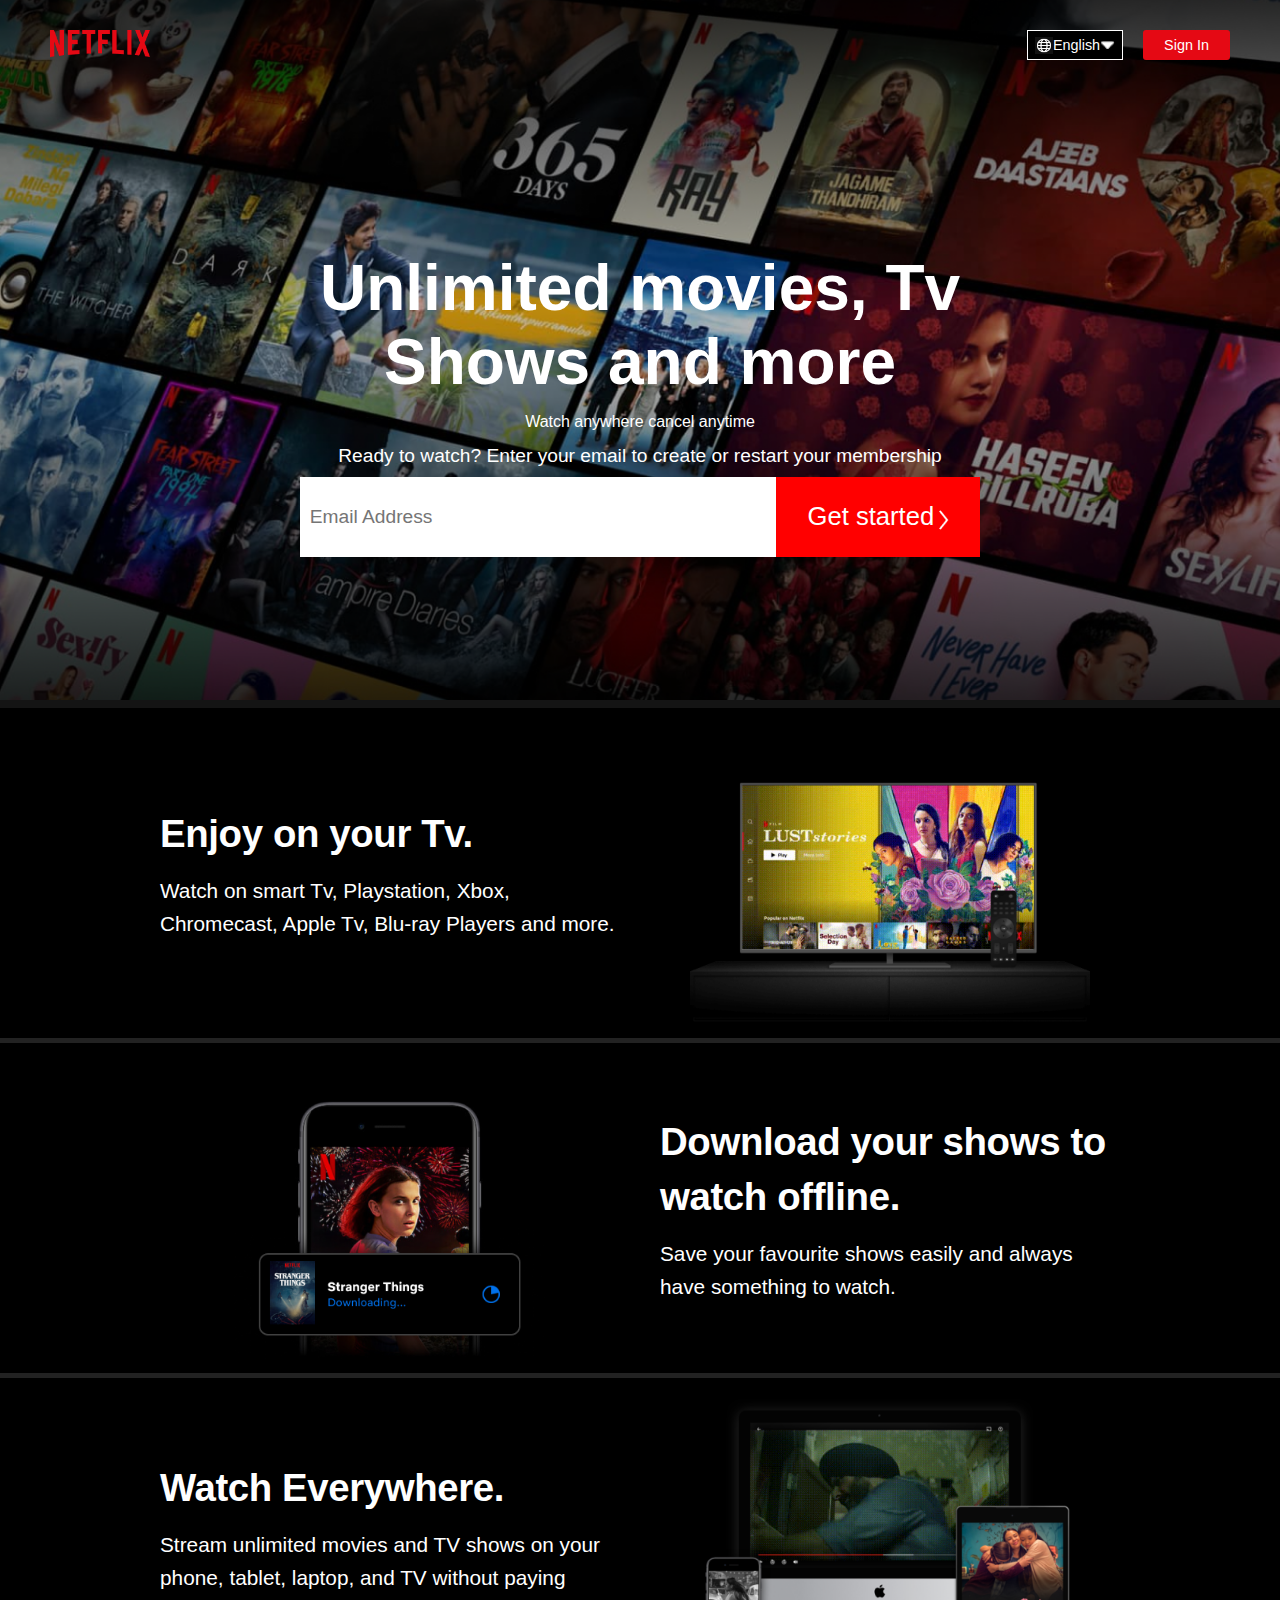
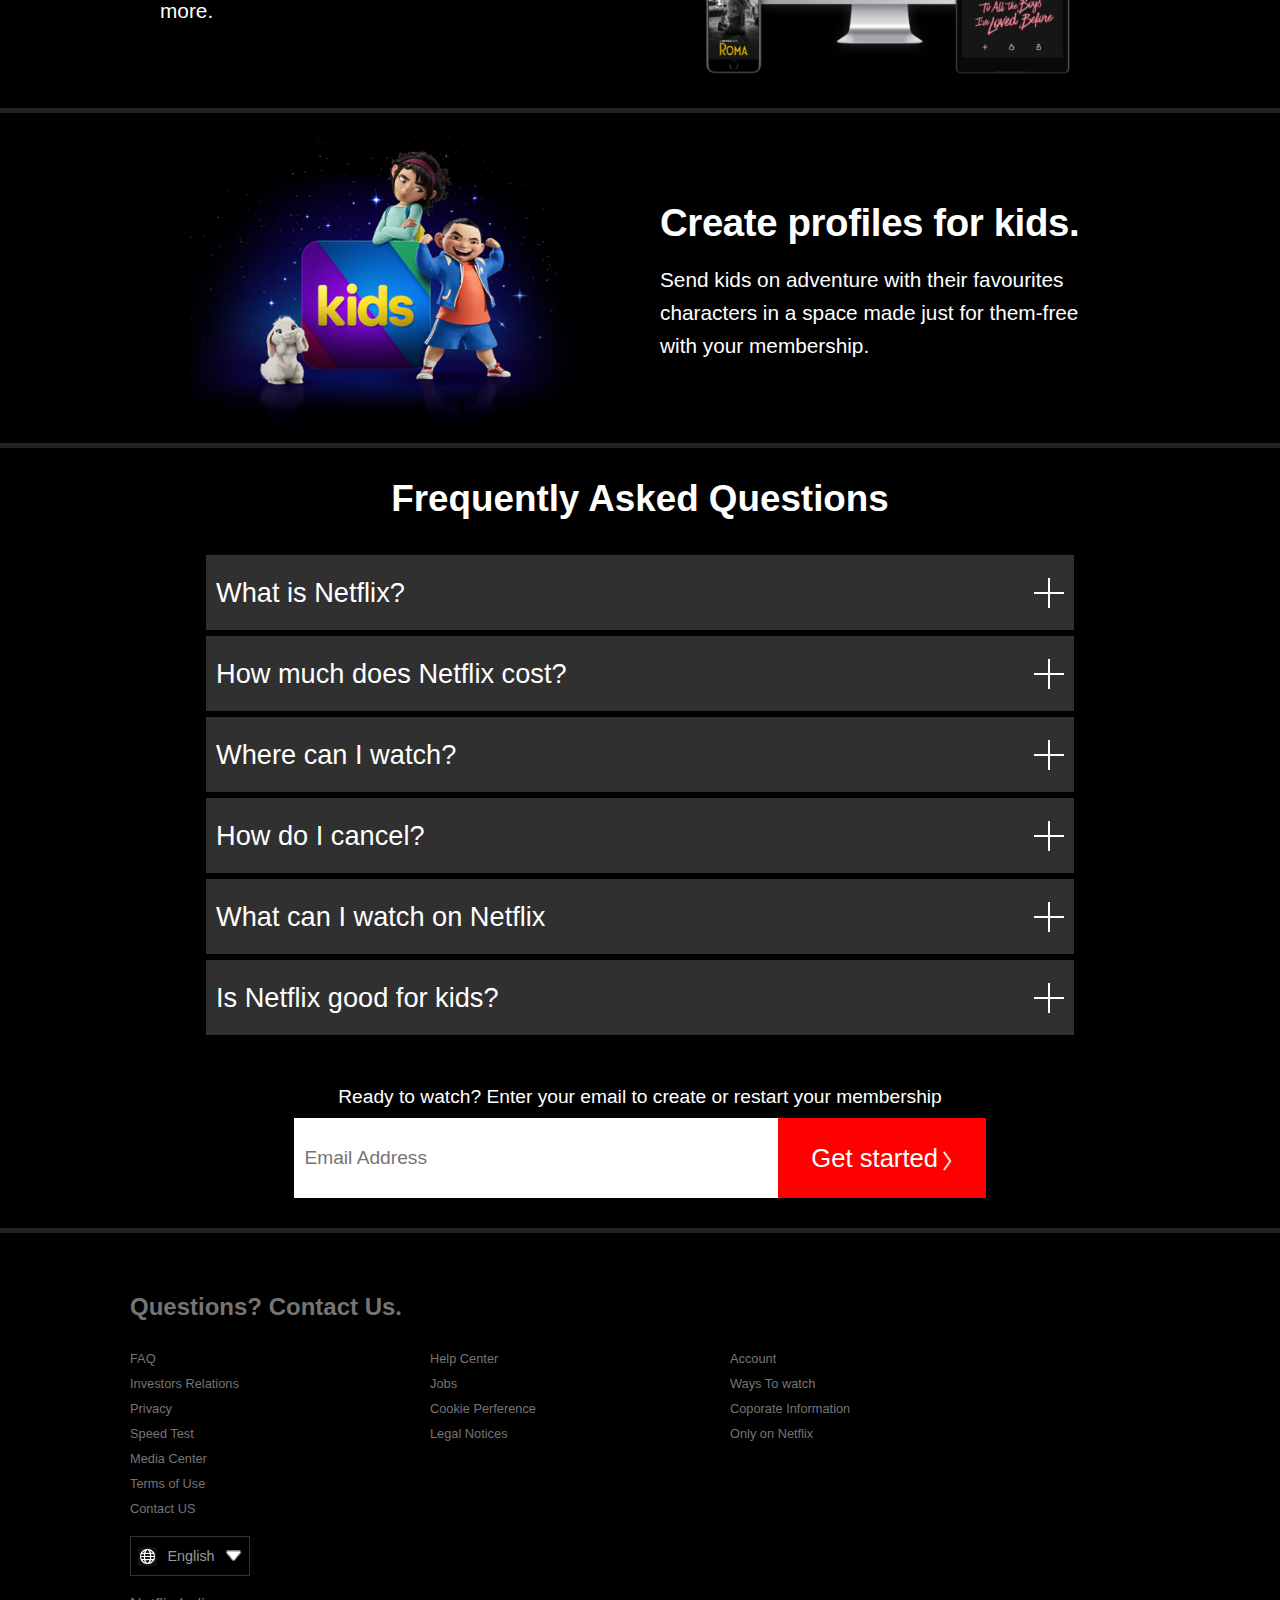
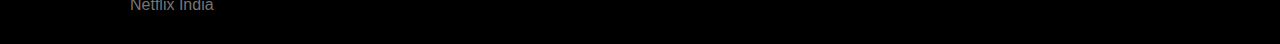
<file: index.html>
<!DOCTYPE html>
<html lang="en">
  <head>
    <meta charset="UTF-8" />
    <meta http-equiv="X-UA-Compatible" content="IE=edge" />
    <meta name="viewport" content="width=device-width, initial-scale=1.0" />
    <title>APP</title>
    <link rel="stylesheet" href="/CSS/index.css" />
    <!-- <link rel="icon" type="image/x-icon" href="/images/favicon.png"> -->
  </head>
  <body>
    <header>
      <!-- Nav start -->
      <nav>
        <figure class="netflix-logo">
          <img src="/Images/Fill-14.png" alt="Netflix log" />
        </figure>
        <div class="world-icon-lang-wrapper">
          <figure class="world-icon">
            <img src="/Images/icons8-geography-30.png" />
          </figure>
          <span class="lang">English</span>
          <figure class="down-arrow">
            <img src="/Images/down-arrow.png" alt="world icon logo" />
          </figure>
        </div>
        <a href="login.html">
          <button class="sign-in-btn">Sign In</button>
        </a>
      </nav>
      <!-- Nav end -->
      <h1 id="unlimited-movies">
        Unlimited movies, Tv
        <div>Shows and more</div>
      </h1>
      <p class="watch-anywhere">Watch anywhere cancel anytime</p>
      <div class="membership-label-input-wrapper">
        <label for="email"
          >Ready to watch? Enter your email to create or restart your
          membership</label
        >
        <div class="input-get-started-wrapper">
          <input type="text" name="email" placeholder="Email Address" />
          <a href="login.html" class="get-started">
            Get started
            <figure class="side-arrow">
              <img src="/Images/side-arrow.png" alt="side arrow" />
            </figure>
          </a>
        </div>
      </div>
    </header>
    <!-- Head End -->

    <!--  Main section start -->
    <div class="main-section">
      <!-- 1 -->
      <div class="text-image-advert-wrapper">
        <div>
          <h2>Enjoy on your Tv.</h2>
          <p class="watch-smart-tv-text">
            Watch on smart Tv, Playstation, Xbox, Chromecast, Apple Tv, Blu-ray
            Players and more.
          </p>
        </div>
        <div>
          <figure class="image">
            <img src="/Images/Frame 6.png" alt="" />
          </figure>
        </div>
      </div>
      <!-- 2 -->
      <div class="text-image-advert-wrapper">
        <div class="left-image">
          <figure class="image">
            <img src="/Images/Stanger-things.png" alt="" />
          </figure>
        </div>
        <div>
          <h2 class="right-text">Download your shows to watch offline.</h2>
          <p class="right-text">
            Save your favourite shows easily and always have something to watch.
          </p>
        </div>
      </div>
      <!-- 3 -->
      <div class="text-image-advert-wrapper">
        <div>
          <h2>Watch Everywhere.</h2>
          <p>
            Stream unlimited movies and TV shows on your phone, tablet, laptop,
            and TV without paying more.
          </p>
        </div>
        <div>
          <figure class="image">
            <img src="/Images/IndianManBig.PNG" alt="" />
          </figure>
        </div>
      </div>
      <!-- 4 -->
      <div class="text-image-advert-wrapper">
        <div class="left-image">
          <figure class="image">
            <img src="/Images/kids.png" alt="" />
          </figure>
        </div>
        <div>
          <h2 class="right-text">Create profiles for kids.</h2>
          <p class="right-text">
            Send kids on adventure with their favourites characters in a space
            made just for them-free with your membership.
          </p>
        </div>
      </div>
    </div>

    <!-- Frequently asked questions -->
    <div class="frequent-questions-wrapper">
      <h2>Frequently Asked Questions</h2>
      <ul class="list-of-questions">
        <li>
          <div class="question">
            <span>What is Netflix?</span>
            <span class="plus"> <span></span> </span>
          </div>
          <div class="answer">
            <p>
              Netflix is a streaming service that offers a wide variety of
              award-winning TV shows, movies, anime, documentaries, and more on
              thousands of internet-connected devices.
            </p>
            <p>
              You can watch as much as you want, whenever you want without a
              single commercial – all for one low monthly price. There's always
              something new to discover and new TV shows and movies are added
              every week!
            </p>
          </div>
        </li>
        <li>
          <div class="question">
            <span>How much does Netflix cost?</span>
            <span class="plus"> <span></span> </span>
          </div>
          <div class="answer">
            <p>
              Watch Netflix on your smartphone, tablet, Smart TV, laptop, or
              streaming device, all for one fixed monthly fee. Plans range from
              ₦1,200 to ₦4,400 a month. No extra costs, no contracts.
            </p>
          </div>
        </li>
        <li>
          <div class="question">
            <span>Where can I watch?</span>
            <span class="plus"> <span></span> </span>
          </div>
          <div class="answer">
            <p>
              Watch anywhere, anytime. Sign in with your Netflix account to
              watch instantly on the web at netflix.com from your personal
              computer or on any internet-connected device that offers the
              Netflix app, including smart TVs, smartphones, tablets, streaming
              media players and game consoles.
            </p>
            <p>
              You can also download your favorite shows with the iOS, Android,
              or Windows 10 app. Use downloads to watch while you're on the go
              and without an internet connection. Take Netflix with you
              anywhere.
            </p>
          </div>
        </li>
        <li>
          <div class="question">
            <span>How do I cancel?</span>
            <span class="plus"> <span></span> </span>
          </div>
          <div class="answer">
            <p>
              Netflix is flexible. There are no pesky contracts and no
              commitments. You can easily cancel your account online in two
              clicks. There are no cancellation fees – start or stop your
              account anytime.
            </p>
          </div>
        </li>
        <li>
          <div class="question">
            <span>What can I watch on Netflix</span>
            <span class="plus"> <span></span> </span>
          </div>
          <div class="answer">
            <p>
              Netflix has an extensive library of feature films, documentaries,
              TV shows, anime, award-winning Netflix originals, and more. Watch
              as much as you want, anytime you want.
            </p>
          </div>
        </li>
        <li>
          <div class="question">
            <span>Is Netflix good for kids?</span>
            <span class="plus"> <span></span> </span>
          </div>
          <div class="answer">
            <p>
              The Netflix Kids experience is included in your membership to give
              parents control while kids enjoy family-friendly TV shows and
              movies in their own space.
            </p>
            <p>
              Kids profiles come with PIN-protected parental controls that let
              you restrict the maturity rating of content kids can watch and
              block specific titles you don’t want kids to see.
            </p>
          </div>
        </li>
      </ul>
    </div>

    <!-- Read to watch? -->
    <div class="membership-label-input-wrapper gray-bottom-border">
      <label for="email"
        >Ready to watch? Enter your email to create or restart your
        membership</label
      >
      <div class="input-get-started-wrapper">
        <input type="text" name="email" placeholder="Email Address" />
        <a href="login.html" class="get-started">
          Get started
          <figure class="side-arrow">
            <img src="/Images/side-arrow.png" alt="side arrow" />
          </figure>
        </a>
      </div>
    </div>
    <!-- Footer -->
    <footer>
      <h2>Questions? Contact Us.</h2>
      <div class="footer-links-container">
        <!-- 1 -->
        <ul>
          <li>FAQ</li>
          <li>Investors Relations</li>
          <li>Privacy</li>
          <li>Speed Test</li>
        </ul>
        <!-- 2 -->
        <ul>
          <li>Help Center</li>
          <li>Jobs</li>
          <li>Cookie Perference</li>
          <li>Legal Notices</li>
        </ul>
        <!-- 3 -->
        <ul>
          <li>Account</li>
          <li>Ways To watch</li>
          <li>Coporate Information</li>
          <li>Only on Netflix</li>
        </ul>
        <!-- 4 -->
        <ul>
          <li>Media Center</li>
          <li>Terms of Use</li>
          <li>Contact US</li>
        </ul>
      </div>
      <!-- world-icon -->
      <div class="world-icon-lang-wrapper footer">
        <figure class="world-icon">
          <img src="/Images/icons8-geography-30.png" />
        </figure>
        <span class="lang">English</span>
        <figure class="down-arrow">
          <img src="/Images/down-arrow.png" alt="world icon logo" />
        </figure>
      </div>

      <div>Netflix India</div>
    </footer>
    <script src="/JS/script.js"></script>
  </body>
</html>
</file>
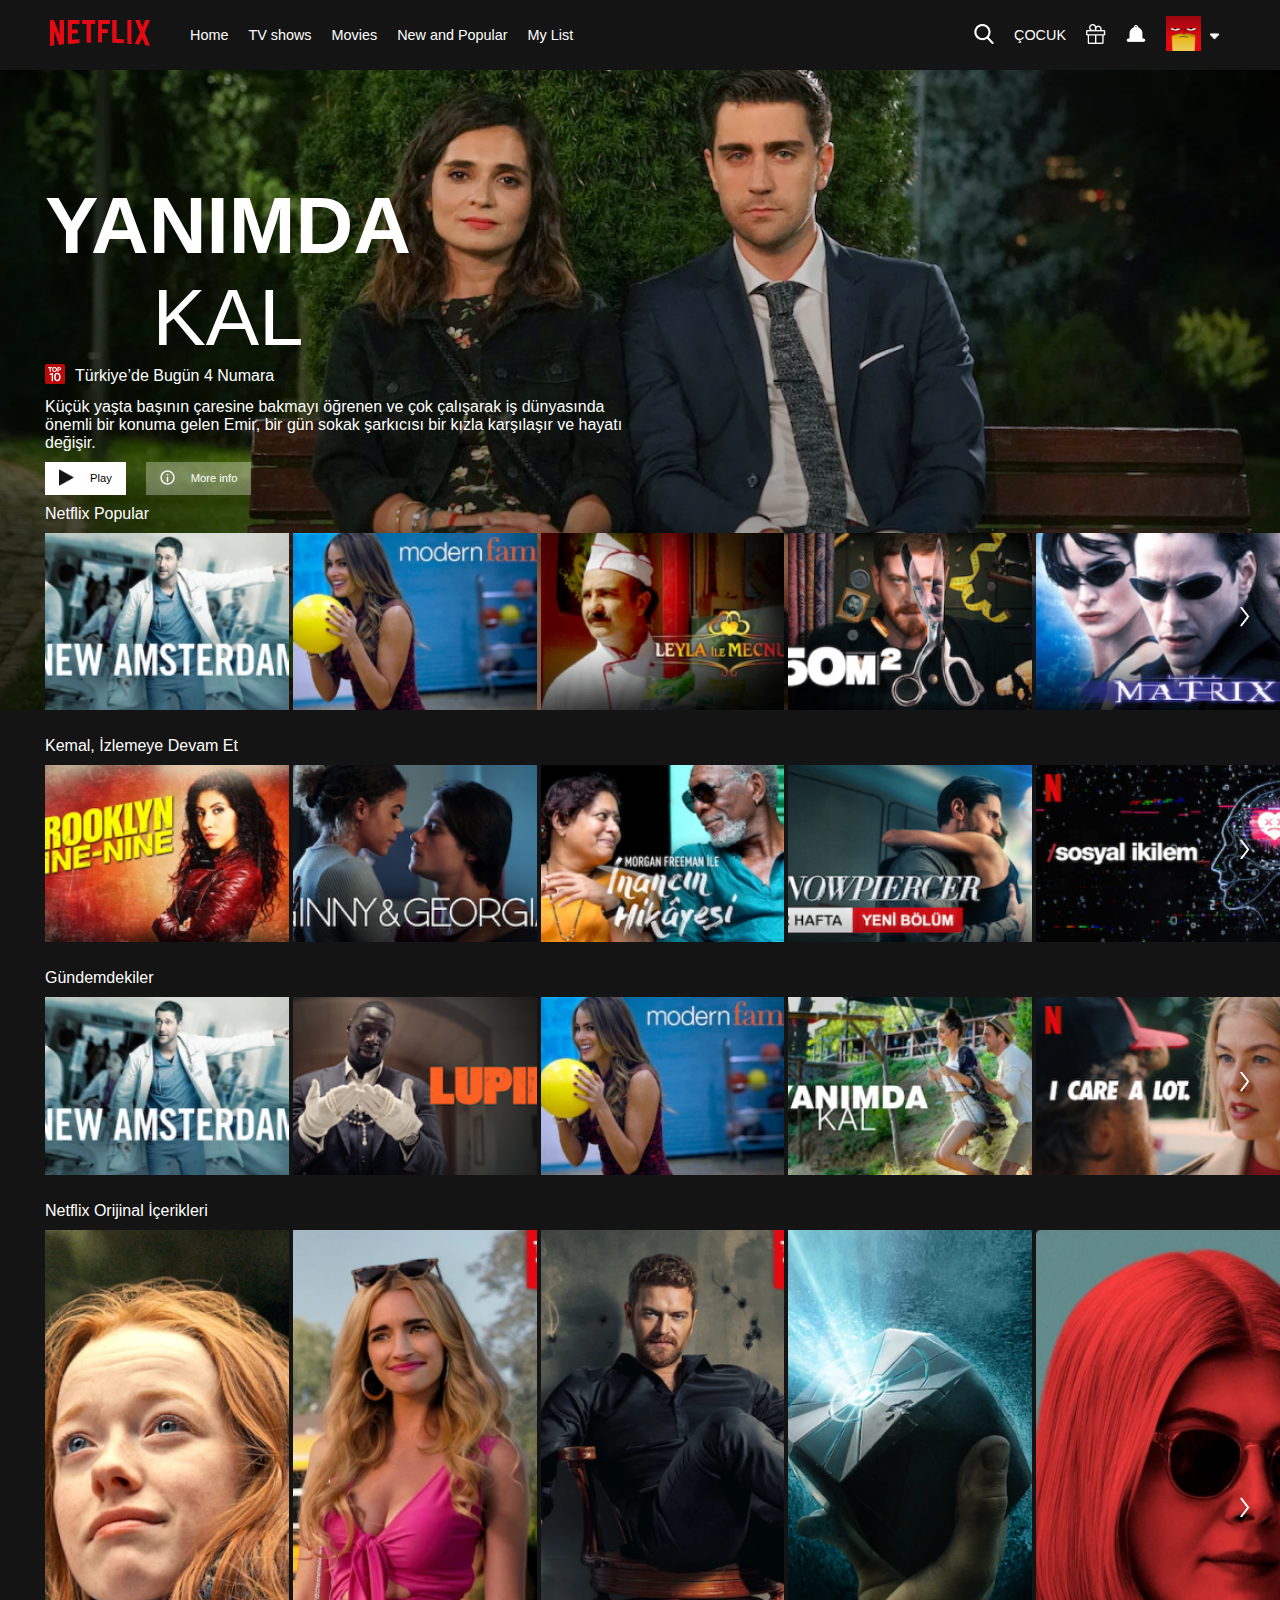
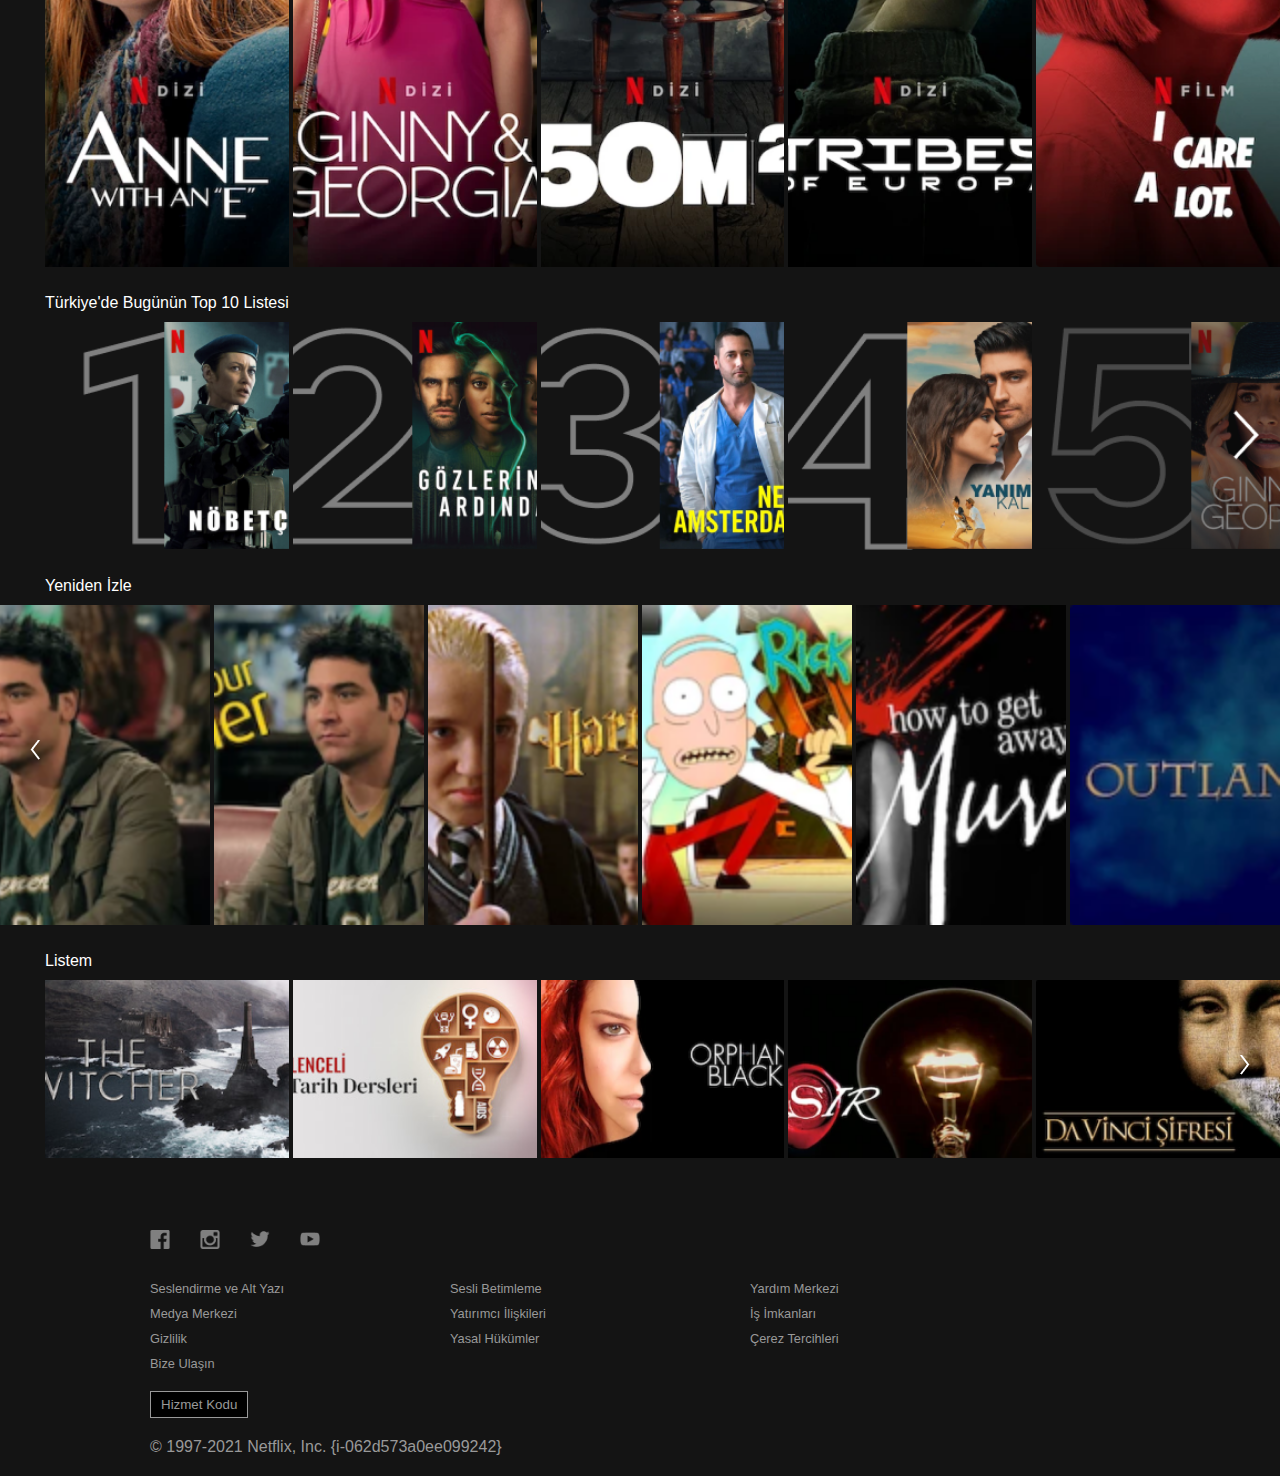
<file: home.html>
<!DOCTYPE html>
<html lang="en">
  <head>
    <meta charset="UTF-8" />
    <meta http-equiv="X-UA-Compatible" content="IE=edge" />
    <meta name="viewport" content="width=device-width, initial-scale=1.0" />
    <title>App</title>
    <!-- <link rel="icon" type="image/x-icon" href="/images/favicon.png" /> -->
    <link rel="stylesheet" href="/CSS/home.css" />
  </head>
  <body>
    <header>
      <nav>
        <figure class="netflix-logo">
          <img src="./Images/Fill-14.png" alt="Neflix-logo" />
        </figure>
        <div class="nav-pages">
          <span>Home</span>
          <span>TV shows</span>
          <span>Movies</span>
          <span>New and Popular</span>
          <span>My List</span>
        </div>
        <div class="browse">
          Browse
          <figure class="down-arrow">
            <img src="/Images/down-arrow.png" alt="" />
          </figure>
          <div class="extra"></div>
        </div>
        <div class="nav-icons">
          <figure class="only-on-big-screen">
            <img src="./Images/Search.png" alt="" />
          </figure>
          <span class="only-on-big-screen">ÇOCUK</span>
          <figure class="only-on-big-screen">
            <img src="/Images/Fill.png" alt="" />
          </figure>
          <figure>
            <img src="/Images/Bell.png" alt="" />
          </figure>
          <figure class="profile-picture">
            <img src="/Images/ProfilePicture (2).png" alt="" />
          </figure>
          <figure class="down-arrow only-on-big-screen">
            <img src="/Images/down-arrow.png" alt="" />
          </figure>
        </div>
      </nav>

      <div class="movie-poster">
        <div>
          <div class="movie-name">
            <span class="yanimda">YANIMDA</span>
            <span class="kal">KAL</span>
          </div>

          <div class="top-ten-bage-wrapper">
            <figure>
              <img src="/Images/Top10Badge.png" alt="" />
            </figure>
            Türkiye’de Bugün 4 Numara
          </div>
          <p>
            Küçük yaşta başının çaresine bakmayı öğrenen ve çok çalışarak iş
            dünyasında önemli bir konuma gelen Emir, bir gün sokak şarkıcısı bir
            kızla karşılaşır ve hayatı değişir.
          </p>
          <div class="buttons-wrapper">
            <button class="play">
              <figure><img src="/Images/play.png" alt="" /></figure>
              Play
            </button>
            <button class="warning">
              <figure><img src="/Images/warning.png" alt="" /></figure>
              More info
            </button>
          </div>
        </div>

        <div class="netflix-popular">
          <div class="netflix-popular-head-text">Netflix Popular</div>
          <div class="popular-posters">
            <figure>
              <img src="/Images/popularPoster (1).png" alt="" />
            </figure>
            <figure>
              <img src="/Images/popularPoster (2).png" alt="" />
            </figure>
            <figure class="last-two">
              <img src="/Images/popularPoster (3).png" alt="" />
            </figure>
            <figure class="last-two">
              <img src="/Images/popularPoster (4).png" alt="" />
            </figure>
            <figure class="last-two">
              <img src="/Images/popularPoster (5).png" alt="" />
            </figure>
            <figure class="side-arrow">
              <img src="/Images/side-arrow.png" alt="" />
            </figure>
          </div>
        </div>
      </div>
    </header>

    <!-- Main Content -->
    <div class="main-content">
      <!-- 1 -->
      <div class="netflix-popular">
        <div class="netflix-popular-head-text">Kemal, İzlemeye Devam Et</div>
        <div class="popular-posters">
          <figure>
            <img src="/Images/first(1).png" alt="Movie Poster" />
          </figure>
          <figure>
            <img src="/Images/first (2).png" alt="Movie Poster" />
          </figure>
          <figure class="last-two">
            <img src="/Images/first(3).png" alt="Movie Poster" />
          </figure>
          <figure class="last-two">
            <img src="/Images/first (4).png" alt="Movie Poster" />
          </figure>
          <figure class="last-two">
            <img src="/Images/first(5).png" alt="Movie Poster" />
          </figure>
          <figure class="side-arrow">
            <img src="/Images/side-arrow.png" alt="side arrow" />
          </figure>
        </div>
      </div>
      <!-- 2 -->
      <div class="netflix-popular">
        <div class="netflix-popular-head-text">
          Gündemdekiler</div>
        <div class="popular-posters">
          <figure>
            <img src="/Images/popularPoster (1).png" alt="Movie Poster" />
          </figure>
          <figure>
            <img src="/Images/second (1).png" alt="Movie Poster" />
          </figure>
          <figure class="last-two">
            <img src="/Images/popularPoster (2).png" alt="Movie Poster" />
          </figure>
          <figure class="last-two">
            <img src="/Images/second(2).png" alt="Movie Poster" />
          </figure>
          <figure class="last-two">
            <img src="/Images/second (3).png" alt="Movie Poster" />
          </figure>
          <figure class="side-arrow">
            <img src="/Images/side-arrow.png" alt="side arrow" />
          </figure>
        </div>
      </div>
      <!-- 3 -->
      <div class="netflix-popular">
        <div class="netflix-popular-head-text">
          Netflix Orijinal İçerikleri</div>
        <div class="popular-posters">
          <figure>
            <img src="/Images/third(1).png" alt="Movie Poster" />
          </figure>
          <figure>
            <img src="/Images/third (2).png" alt="Movie Poster" />
          </figure>
          <figure class="last-two">
            <img src="/Images/third (3).png" alt="Movie Poster" />
          </figure>
          <figure class="last-two">
            <img src="/Images/third (4).png" alt="Movie Poster" />
          </figure>
          <figure class="last-two">
            <img src="/Images/third (5).png" alt="Movie Poster" />
          </figure>
          <figure class="side-arrow">
            <img src="/Images/side-arrow.png" alt="side arrow" />
          </figure>
        </div>
      </div>
      <!-- 4 -->
      <div class="netflix-popular">
        <div class="netflix-popular-head-text">
          Türkiye'de Bugünün Top 10 Listesi</div>
        <div class="popular-posters">
          <figure>
            <img src="/Images/fourth.png" alt="" />
          </figure>
          <figure>
            <img src="/Images/RankCard (1).png" alt="" />
          </figure>
          <figure class="last-two">
            <img src="/Images/RankCard (2).png" alt="" />
          </figure>
          <figure class="last-two">
            <img src="/Images/RankCard (4).png" alt="" />
          </figure>
          <figure class="last-two">
            <img src="/Images/RankCard (5).png" alt="" />
          </figure>
          <figure class="side-arrow rankCard-last-side-arrow">
            <img src="/Images/side-arrow.png" alt="" />
          </figure>
        </div>
      </div>
      <!-- 5 -->
      <div class="netflix-popular no-padding-left">
        <div class="netflix-popular-head-text">
          Yeniden İzle</div>
        <div class="popular-posters">
          <figure>
            <img src="/Images/fifth (1).png" alt="Movie Poster" />
          </figure>
          <figure>
            <img src="/Images/fifth (2).png" alt="Movie Poster" />
          </figure>
          <figure class="last-two">
            <img src="/Images/fifth (3).png" alt="Movie Poster" />
          </figure>
          <figure class="last-two">
            <img src="/Images/fifth(4).png" alt="Movie Poster" />
          </figure>
          <figure class="last-two">
            <img src="/Images/fifth(5).png" alt="Movie Poster" />
          </figure>
          <figure class="last-two">
            <img src="/Images/fifth (6).png" alt="Movie Poster" />
          </figure>
          <figure class="side-arrow">
            <img src="/Images/side-arrow.png" alt="side arrow" />
          </figure>
        </div>
      </div>
      <!-- 6 -->
      <div class="netflix-popular">
        <div class="netflix-popular-head-text">
          Listem</div>
        <div class="popular-posters">
          <figure>
            <img src="/Images/sixth (1).png" alt="Movie Poster" />
          </figure>
          <figure>
            <img src="/Images/sixth(2).png" alt="Movie Poster" />
          </figure>
          <figure class="last-two">
            <img src="/Images/sixth(3).png" alt="Movie Poster" />
          </figure>
          <figure class="last-two">
            <img src="/Images/sixth(4).png" alt="Movie Poster" />
          </figure>
          <figure class="last-two">
            <img src="/Images/sixth(5).png" alt="Movie Poster" />
          </figure>
          <figure class="side-arrow">
            <img src="/Images/side-arrow.png" alt="side arrow" />
          </figure>
        </div>
      </div>

      <!-- Main content closing div -->
    </div>
    <!-- footer -->
    <footer>
      <div class="socials">
        <figure class="side-arrow">
          <img src="/Images/facebook-ash.png" alt="facebook-icon" />
        </figure>
        <figure class="side-arrow">
          <img src="/Images/instagram.png" alt="instagram-icon" />
        </figure>
        <figure class="side-arrow">
          <img src="/Images/twitter.png" alt="twitter-icon" />
        </figure>
        <figure class="side-arrow">
          <img src="/Images/youtube.png" alt="youtube-icon" />
        </figure>
      </div>
      <div class="footer-links-container">
        <!-- 1 -->
        <ul>
          <li>Seslendirme ve Alt Yazı</li>
          <li>Medya Merkezi</li>
          <li>Gizlilik</li>
          <li>Bize Ulaşın</li>
        </ul>
        <!-- 2 -->
        <ul>
          <li>Sesli Betimleme</li>
          <li>Yatırımcı İlişkileri</li>
          <li>Yasal Hükümler</li>
        </ul>
        <!-- 3 -->
        <ul>
          <li>Yardım Merkezi</li>
          <li>İş İmkanları</li>
          <li>Çerez Tercihleri</li>
        </ul>
      </div>
      <button class="footer-button">Hizmet Kodu</button>
      <div class="pre">
        © 1997-2021 Netflix, Inc.  {i-062d573a0ee099242}
      </div>
    </footer>
    <script src="/JS/home.js"></script>
  </body>
</html>
</file>
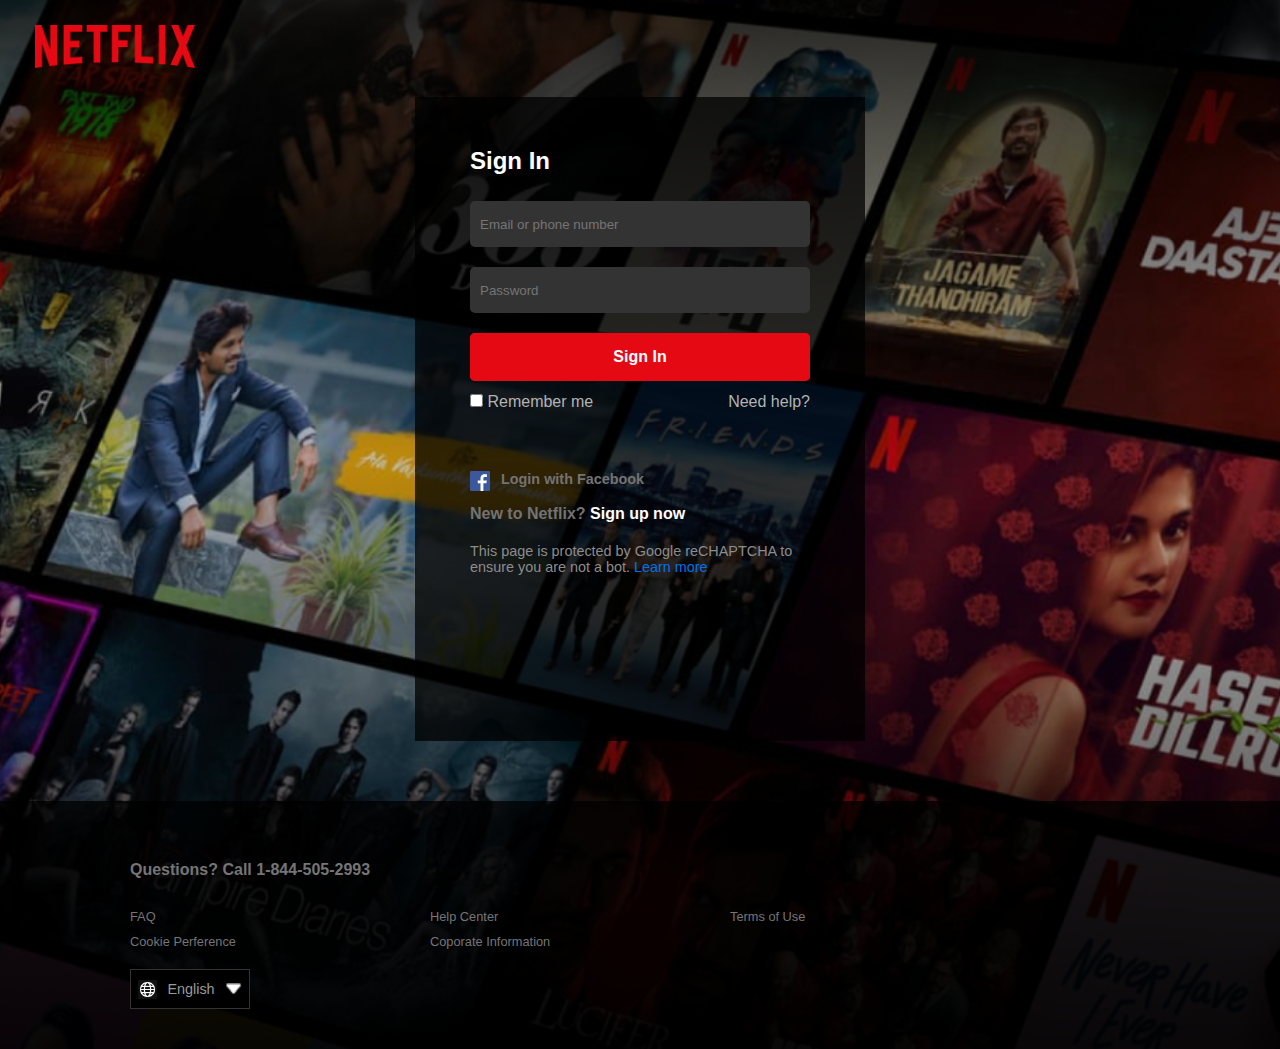
<file: login.html>
<!DOCTYPE html>
<html lang="en">
  <head>
    <meta charset="UTF-8" />
    <meta http-equiv="X-UA-Compatible" content="IE=edge" />
    <meta name="viewport" content="width=device-width, initial-scale=1.0" />
    <title>App</title>
    <!-- <link rel="icon" type="image/x-icon" href="/images/favicon.png"> -->
    <link rel="stylesheet" href="/CSS/login.css" />
  </head>
  <body>
    <header>
      <figure class="netflix-logo">
        <img src="./Images/Fill-14.png" alt="Neflix-logo" />
      </figure>
    </header>
    <!-- sign in form -->
    <form action="">
      <h2>Sign In</h2>
      <input
        type="text"
        name="email-number"
        id="email-number"
        placeholder="Email or phone number"
      />
      <input
        type="password"
        name="password"
        id="password"
        placeholder="Password"
      />
      <button id="sign-in-btn">
        <a href="profile.html" class="sign-in-btn-link"> Sign In </a>
      </button>

      <div class="rememberMe-needHelp">
        <div>
          <input type="checkbox" name="checkbox" id="remember-me" />
          <label for="checkbox">Remember me </label>
        </div>
        <a href="https://www.netflix.com/ng/LoginHelp" target="_blank"
          >Need help?</a
        >
      </div>
      <div>
        <div class="login-with-facebook-wrapper">
          <figure class="facebook-logo-wrapper">
            <img src="/Images/facebook-logo.png" alt="Facebook-logo" />
          </figure>
          <a href="#">Login with Facebook</a>
        </div>
        <div class="new-to-netflix-sign-up-wrapper">
          <span>New to Netflix?</span>
          <a href="index.html">Sign up now</a>
        </div>
        <p class="page-protected">
          This page is protected by Google reCHAPTCHA to ensure you are not a
          bot.
          <span class="learn-more">Learn more</span>
        </p>
        <p class="learn-more-information">
          The information collected by Google reCAPTCHA is subject to the Google
          <a href="https://policies.google.com/privacy" target="_blank"
            >Privacy Policy
          </a>
          and
          <a href="https://policies.google.com/terms" target="_blank"
            >Terms of Service </a
          >, and is used for providing, maintaining, and improving the reCAPTCHA
          service and for general security purposes (it is not used for
          personalized advertising by Google).
        </p>
      </div>
    </form>

    <!-- Footer -->
    <footer>
      <h2>Questions? Call 1-844-505-2993</h2>
      <div class="footer-links-container">
        <!-- 1 -->
        <ul>
          <li>FAQ</li>
          <li>Cookie Perference</li>
        </ul>
        <!-- 2 -->
        <ul>
          <li>Help Center</li>
          <li>Coporate Information</li>
        </ul>
        <!-- 3 -->
        <ul>
          <li>Terms of Use</li>
        </ul>
      </div>
      <!-- world-icon -->
      <div class="world-icon-lang-wrapper footer">
        <figure class="world-icon">
          <img src="/Images/icons8-geography-30.png" />
        </figure>
        <span class="lang">English</span>
        <figure class="down-arrow">
          <img src="/Images/down-arrow.png" alt="world icon logo" />
        </figure>
      </div>
    </footer>
    <script src="/JS/login.js"></script>
  </body>
</html>
</file>
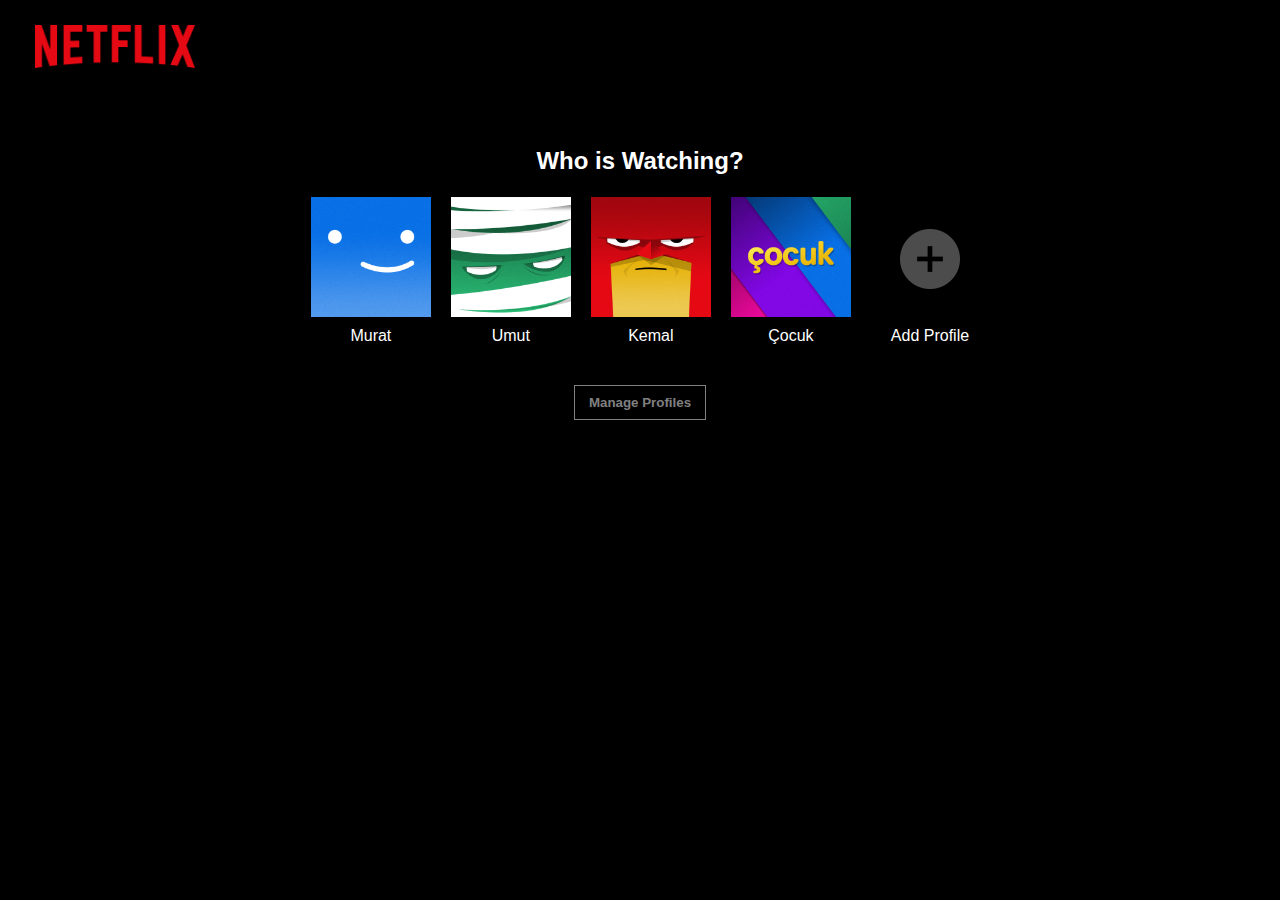
<file: profile.html>
<!DOCTYPE html>
<html lang="en">
  <head>
    <meta charset="UTF-8" />
    <meta http-equiv="X-UA-Compatible" content="IE=edge" />
    <meta name="viewport" content="width=device-width, initial-scale=1.0" />
    <title>App</title>
    <!-- <link rel="icon" type="image/x-icon" href="/images/favicon.png"> -->
    <link rel="stylesheet" href="/CSS/profile.css" />
  </head>
  <body>
    <header>
      <figure class="netflix-logo">
        <img src="./Images/Fill-14.png" alt="Neflix-logo" />
      </figure>
    </header>
    <h2>Who is Watching?</h2>
    <div class="profiles">
      <div>
        <figure>
          <a href="home.html">
            <img src="./Images/ProfilePicture.png" alt="" />
          </a>
        </figure>
        <div>Murat</div>
      </div>
      <div>
        <figure>
          <a href="home.html">
            <img src="./Images/ProfilePicture (1).png" alt="" />
          </a>
        </figure>
        <div>Umut</div>
      </div>
      <div>
        <figure>
          <a href="home.html">
            <img src="./Images/ProfilePicture (2).png" alt="" />
          </a>
        </figure>
        <div>Kemal</div>
      </div>
      <div>
        <figure>
          <a href="home.html">
            <img src="./Images/ProfilePicture (3).png" alt="" />
          </a>
        </figure>
        <div>Çocuk</div>
      </div>
      <div class="add-profile">
        <figure>
          <img src="./Images/Vector (1).png" alt="" />
        </figure>
        <div>Add Profile</div>
      </div>
    </div>
    <div class="manage-profiles">
      <button>Manage Profiles</button>
    </div>
  </body>
</html>
</file>
<file: CSS/index.css>
/* GENERAL STYLES */
* {
  margin: 0;
  padding: 0;
  box-sizing: border-box;
}
body {
  width: 100%;
  font-family: Arial, Helvetica, sans-serif;
  color: white;
  background-color: black;
}
img {
  width: 100%;
  height: 100%;
  object-fit: contain;
}

/* HEADER STYLES */

header {
  background: #fff url("/Images/image\ 1.png") no-repeat center center / cover;
  height: 700px;
  padding: 10px;
}
/* nav styles */
nav {
  display: flex;
  align-items: center;
  padding: 20px 40px;
  margin-bottom: 170px;
}
nav figure.netflix-logo {
  width: 100px;
}
.world-icon-lang-wrapper {
  display: flex;
  margin-left: auto;
  background-color: black;
  justify-content: space-between;
  align-items: center;
  height: 30px;
  padding: 0 7px;
  width: 96px;
  border: 1px solid white;
  cursor: pointer;
}
 .world-icon-lang-wrapper .world-icon {
  display: flex;
  justify-content: center;
  align-items: center;
}
 .world-icon-lang-wrapper .down-arrow {
  width: 25px;
  height: 25px;
  display: flex;
  justify-content: center;
  align-items: center;
}
.world-icon-lang-wrapper .lang {
  background-color: black;
  color: white;
  border: none;
  outline: none;
  font-size: 0.9rem;
}

nav .sign-in-btn {
  height: 34px;
  background: #e50914;
  color: white;
  border: none;
  border-radius: 3px;
  margin-left: 20px;
  width: 87px;
  height: 30px;
  font-size: 0.9rem;
  font-family: Arial, Helvetica, sans-serif;
  cursor: pointer;
}
/* nav styles end */

#unlimited-movies {
  text-align: center;
  font-size: 4rem;
}
.watch-anywhere {
  text-align: center;
  margin: 14px;
}
.membership-label-input-wrapper {
  text-align: center;
  display: flex;
  flex-direction: column;
}
.membership-label-input-wrapper label {
  font-size: 1.2rem;
  padding: 0 10px;
}
.membership-label-input-wrapper .input-get-started-wrapper {
  display: flex;
  width: 54%;
  margin: auto;
  /* background-color: white; */
  justify-content: space-between;
  height: 80px;
  margin-top: 10px;
  margin-bottom: 30px;
}
.membership-label-input-wrapper .input-get-started-wrapper input {
  border: none;
  outline: none;
  padding: 10px;
  width: 70%;
  font-size: 1.2rem;
}
.membership-label-input-wrapper .input-get-started-wrapper .get-started {
  background-color: red;
  display: flex;
  justify-content: center;
  align-items: center;
  padding: 10px 16px;
  font-size: 1.6rem;
  cursor: pointer;
  width: 30%;
  color: white;
  text-decoration: none;
}
.membership-label-input-wrapper
  .input-get-started-wrapper
  .get-started
  .side-arrow {
  height: 20px;
  margin-left: 5px;
}

/* Main-content section */
.main-section {
  background-color: #222222;
  border-top: 8px solid rgba(0, 0, 0, 0.4);
}
.text-image-advert-wrapper {
  display: flex;
  background-color: black;
  padding: 0 140px;
  color: white;
  border-bottom: 5px solid #222;
  /* margin-bottom: 10px; */
}
.text-image-advert-wrapper div {
  display: flex;
  flex-direction: column;
  justify-content: center;
  align-items: center;
  width: 50%;
  background-color: black;
  height: 330px;
}
/* .text-image-advert-wrapper div:first-child {
    background-color: black;
} */
/* .text-image-advert-wrapper div:last-child {
    background-color: black;
    display: flex;
} */
.text-image-advert-wrapper div h2 {
  width: 92%;
  font-size: 2.4rem;
  line-height: 55px;
  letter-spacing: -0.01em;
}
.text-image-advert-wrapper div p {
  margin-top: 13px;
  width: 92%;
  font-size: 1.3rem;
  line-height: 33px;
}
.text-image-advert-wrapper div .image {
  display: flex;
  justify-content: center;
  align-items: center;
  width: 80%;
}
.text-image-advert-wrapper div .right-text {
  text-align: start;
  /* background-color: yellow !important; */
}
/* .text-image-advert-wrapper div.left-image {
    background-color: yellow;    
} */


/* Frequently asked questions */
.frequent-questions-wrapper {
  display: flex;
  align-items: center;
  flex-direction: column;
  margin-bottom: 20px;
  padding: 30px 20px;
}
.frequent-questions-wrapper h2 {
    text-align: center;
    margin-bottom: 30px;
    font-size: 2.3rem;
}
.frequent-questions-wrapper ul {
    display: flex;
    flex-direction: column;
    width: 70%;
}
.frequent-questions-wrapper ul li {
    list-style: none;
    display: flex;
    flex-direction: column;
    margin-top: 5px;
}
.frequent-questions-wrapper ul li > .question {
    display: flex;
    width: 100%;
    justify-content: space-between;
    align-items: center;
    padding:0 10px;
    height: 75px;
    font-size: 1.7rem;
    font-weight: 400;
    background: #303030;
}
.frequent-questions-wrapper ul li > div > .plus {
    width: 30px;
    height: 30px;
    display: flex;
    justify-content: center;
    align-items: center;
    cursor: pointer;
    /* transform: rotate(135deg); */
}
.frequent-questions-wrapper ul li > .question > .plus > span { 
    width: 30px;
    height: 2px;
    background-color: white;
    display: flex;
    justify-content: center;
    align-items: center;
    position: relative;
    cursor: pointer;
    /* transition: transform 300ms linear; */
}
.frequent-questions-wrapper ul li.show-question > .question >
.plus > span {
    transform: rotate(135deg);
}

.frequent-questions-wrapper ul li > div >
 .plus > span::before {
    content: '';
    height: 2px;
    width: 30px;
    background-color:white;
    position: absolute;
    z-index: 1;
    /* top: 10px; */
    transform: rotate(90deg);
    /* transition: transform 300ms linear; */
}

.frequent-questions-wrapper ul li .answer {
    background-color: #303030;
    margin-top: 1px;
    height: 0px;
    overflow: hidden;
    font-size: 1.6rem;
    line-height: 31.2px;
}
.frequent-questions-wrapper ul li.show-question .answer {
  height: fit-content;
  padding: 36px 23px;
  visibility: visible;
}

.frequent-questions-wrapper ul li .answer p {
   margin-top: 40px;
   
}
.frequent-questions-wrapper ul li .answer p:first-child {
   margin-top: 0px;
}
.membership-label-input-wrapper.gray-bottom-border {
  border-bottom: 5px solid #222;
}
/* Footer */
footer {
  padding: 60px 130px;
  padding-bottom: 30px;
  color: #757575;
}
footer > h2:hover {
   text-decoration: underline;
   cursor: pointer;
}

.footer-links-container {
  margin: 20px 0;
  display: flex;
  flex-wrap: wrap;
}
.footer-links-container ul{
  display: flex;
  flex-direction: column;
  max-width: 25%;
  min-width: 300px;
  /* background-color: yellow; */
}
.footer-links-container ul li{
  list-style: none;
  display: flex;
  margin-top: 10px;
  font-size: 0.8rem;
  cursor: pointer;
}
.footer-links-container ul li:hover {
  text-decoration: underline;
}
/* World-icon */
.world-icon-lang-wrapper.footer {
  margin-left: 0;
  height: 40px;
  padding: 0 7px;
  width: 120px;
  border: 1px solid #333333;
  cursor: pointer;
  margin-bottom: 20px;
}
.world-icon-lang-wrapper.footer .world-icon {
  width: 19px;
}
.world-icon-lang-wrapper.footer .down-arrow {
  width: 17px;
  height: 17px;
}
.world-icon-lang-wrapper.footer .lang {
  color: #999999;
}







/* Media queries for 11000px */
@media (max-width: 1100px) {
  .text-image-advert-wrapper {
    padding: 0 120px;
  }
  .text-image-advert-wrapper div {
    /* background-color: blue; */
    align-items: center;
    width: 50%;
    height: 330px;
  }
  .text-image-advert-wrapper div h2 {
    width: 92%;
    font-size: 2.1rem;
    /* font-size: 50px; */
    line-height: 45px;
    letter-spacing: -0.01em;
  }
  .text-image-advert-wrapper div p {
    margin-top: 13px;
    width: 92%;
    font-size: 1rem;
    line-height: 27px;
  }
  .text-image-advert-wrapper div .image {
    display: flex;
    justify-content: center;
    align-items: center;
    width: 90%;
  }
}
@media (max-width: 870px) {
  .text-image-advert-wrapper {
    padding: 0 50px;
  }
  .text-image-advert-wrapper div {
    /* background-color: blue; */
    align-items: center;
    width: 50%;
    height: 330px;
  }
  .text-image-advert-wrapper div h2 {
    width: 92%;
    font-size: 1.7rem;
    /* font-size: 50px; */
    line-height: 35px;
    letter-spacing: -0.01em;
  }
  .text-image-advert-wrapper div p {
    margin-top: 13px;
    width: 92%;
    font-size: 1rem;
    line-height: 23px;
  }
  .text-image-advert-wrapper div .image {
    display: flex;
    justify-content: center;
    align-items: center;
    width: 100%;
  }
  /* Footer */
  footer{
    padding: 60px 80px;
  }
}

/* Media queries for mobile */
@media (max-width: 600px) {
  header {
    height: 500px;
    padding: 10px;
  }
  nav {
    padding: 10px;
    justify-content: space-between;
    margin-bottom: 50px;
  }
  nav figure.netflix-logo {
    margin-top: 8px;
    width: 90px;
  }
  nav .sign-in-btn {
    margin-left: auto;
    width: 60px;
    height: 27px;
  }
  #unlimited-movies {
    text-align: center;
    font-size: 2rem;
    margin-bottom: 0px;
  }
  .watch-anywhere {
    text-align: center;
    margin-bottom: 0px;
    margin: 10px 0;
  }

  .membership-label-input-wrapper .input-get-started-wrapper {
    flex-direction: column;
    justify-content: center;
    align-items: center;
    width: 94%;
    margin-top: 31px;
    padding: 0 8px;
  }
  .membership-label-input-wrapper .input-get-started-wrapper input {
    padding: 15px;
    width: 100%;
    margin-bottom: 15px;
    font-size: 1rem;
  }
  .membership-label-input-wrapper .input-get-started-wrapper .get-started {
    padding: 10px 13px;
    font-size: 1rem;
    width: 55%;
  }
  .membership-label-input-wrapper
  .input-get-started-wrapper
  .get-started
  .side-arrow {
  height: 14px;
  margin-left: 8px;
}
  /* Main-content section */

  .text-image-advert-wrapper {
    padding: 0px 50px;
    flex-direction: column;
    align-items: center;
    justify-content: center;
  }
  .text-image-advert-wrapper div {
    align-items: center;
    width: 100%;
    height: fit-content;
  }

  .text-image-advert-wrapper div h2 {
    width: 100%;
    font-size: 1.7rem;
    line-height: 35px;
    letter-spacing: -0.01em;
    text-align: center;
    margin-top: 20px;
  }
  .text-image-advert-wrapper div p {
    margin-top: 13px;
    margin-bottom: 20px;
    width: 100%;
    font-size: 1rem;
    line-height: 23px;
    text-align: center;
  }
  .text-image-advert-wrapper div .watch-smart-tv-text {
    margin-top: 13px;
    margin-bottom: -30px;
    z-index: 1;
  }
  .text-image-advert-wrapper div .image {
    display: flex;
    justify-content: center;
    align-items: center;
    width: 100%;
  }
  .text-image-advert-wrapper div .right-text {
    text-align: center;
    margin-top: 10px;
  }
  /* Frequently Asked questions */
  .frequent-questions-wrapper {
    padding: 30px 0px;
  }
  .frequent-questions-wrapper h2 {
    margin-bottom: 20px;
    font-size: 1.7rem;
  }
  .frequent-questions-wrapper ul {
    display: flex;
    flex-direction: column;
    width: 100%;
  }
  .frequent-questions-wrapper ul li {
    margin-top: 9px;
  }
  .frequent-questions-wrapper ul li > .question {
    padding:15px 10px;
    height: fit-content;
    font-size: 1.2rem;
  }
  .frequent-questions-wrapper ul li .answer { 
    font-size: 1.1rem;
  }
  .frequent-questions-wrapper ul li > div > .plus {
    width: 20px;
    height: 20px;
  }
  .frequent-questions-wrapper ul li > .question > .plus > span { 
    width: 20px;
  }
  .frequent-questions-wrapper ul li > div >
  .plus > span::before {
    height: 2px;
    width: 20px;
  }
    /* Footer */
    footer{
      padding: 60px 30px;
      padding-bottom: 40px;
    }
}

@media (max-width: 550px) {
  nav .world-icon-lang-wrapper {
    display: none;
  }
  nav .sign-in-btn {
    margin-left: auto;
  }
}
</file>
<file: CSS/home.css>
/* GENERAL STYLES */
* {
  margin: 0;
  padding: 0;
  box-sizing: border-box;
}
body {
  width: 100%;
  font-family: Arial, Helvetica, sans-serif;
  color: white;
  background-color: rgba(20, 20, 20, 1);
}
img {
  width: 100%;
  height: 100%;
  object-fit: contain;
}
figure {
  width: 50px;
}

/* Header  */
header {
  width: 100%;
}
nav {
  display: flex;
  justify-content: center;
  align-items: center;
  padding: 0px 50px;
  height: 70px;
}
nav figure.netflix-logo {
  width: 100px;
}

nav > div {
  display: flex;
}
nav > .nav-pages {
  margin-left: 30px;
}
nav > .nav-pages > span {
  margin: 0 10px;
  font-size: 0.9rem;
  cursor: pointer;
}
nav > .nav-pages > span:hover {
  color: #999;
}
nav > .browse {
  display: none;
}
nav > .nav-icons {
  display: flex;
  justify-content: center;
  align-items: center;
  margin-left: auto;
}
nav > .nav-icons > * {
  margin: 0 10px;
  font-size: 0.9rem;
}
nav > .nav-icons > figure {
  width: 20px;
  cursor: pointer;
}
nav > .nav-icons > figure.profile-picture {
  width: 35px;
}
nav > .nav-icons > figure.down-arrow {
  width: 11px;
}
nav > .nav-icons > figure:last-of-type {
  margin-left: -2px;
}
header .movie-poster {
  display: flex;
  flex-direction: column;
  height: fit-content;
  background: #fff url("/Images/moviePoster.png") no-repeat center center /
    cover;
  padding-left: 45px;
  padding-top: 110px;
  width: 100%;
}
header .movie-poster > div {
  display: flex;
  flex-direction: column;
}

header .movie-poster > div .movie-name {
  display: flex;
  flex-direction: column;
  font-size: 5rem;
  width: fit-content;
  height: fit-content;
}
header .movie-poster > div .movie-name > span {
  text-align: center;
  font-weight: bold;
}
header .movie-poster > div .movie-name > .kal {
  font-family: "Lucida Sans", "Lucida Sans Regular", "Lucida Grande",
    "Lucida Sans Unicode", Geneva, Verdana, sans-serif;
    font-weight: 100;
}
header .movie-poster > div .top-ten-bage-wrapper {
  display: flex;
  align-items: center;
  margin-bottom: 10px;
}
header .movie-poster > div .top-ten-bage-wrapper > figure {
  width: 20px;
  margin-right: 10px;
}
header .movie-poster > div > p {
  width: 47%;
}
header .movie-poster > div > .buttons-wrapper {
  margin-top: 10px;
  display: flex;
}
header .movie-poster > div > .buttons-wrapper > button {
  display: flex;
  justify-content: space-between;
  padding: 7px 14px;
  align-items: center;
  width: fit-content;
  border: none;
  font-size: 0.7rem;
  cursor: pointer;
}
header .movie-poster > div > .buttons-wrapper > button.play {
  background: rgba(255, 255, 255, 1);
  margin-right: 20px;
}
header .movie-poster > div > .buttons-wrapper > button.warning {
  background: rgba(255, 255, 255, 0.3);
  color: white;
}
header .movie-poster > div > .buttons-wrapper > button > figure {
  width: 15px;
  margin-right: 16px;
}
/* Netflix popular */
.netflix-popular {
  margin-top: 10px;
}
.netflix-popular > .netflix-popular-head-text {
  font-size: 0.6;
}
.netflix-popular > .popular-posters {
  display: flex;
  position: relative;
  margin-top: 10px;
  margin-bottom: 0px;
  justify-content: space-between;
  width: 100%;
}
.netflix-popular > .popular-posters > figure {
  width: 19.75%;
  display: flex;
  align-items: flex-end;
  cursor: pointer;
}
.netflix-popular > .popular-posters > figure > img {
  object-fit: cover;
}
.netflix-popular > .popular-posters > figure.side-arrow {
  position: absolute;
  top: 42%;
  right: 30px;
  width: 10px;
  height: 20px;
  cursor: pointer;
}
.netflix-popular > .popular-posters > 
figure.rankCard-last-side-arrow {
  visibility: hidden;
}

/* Main content */

/* .main-content {
} */
.main-content > div {
  margin-top: 27px;
  padding-left: 45px;
}

.main-content div.no-padding-left {
  padding-left: 0;
  width: 100%;
}
.main-content div.no-padding-left .netflix-popular-head-text {
  padding-left: 45px;
}
.main-content div.no-padding-left >.popular-posters 
> figure {
  width: 16.4%;
}
 
.main-content div.no-padding-left >.popular-posters 
> figure.side-arrow {
  width: 10px;
  left: 30px;
  transform: rotate(180deg);
}

/* Foooter */
footer {
  margin-top: 50px;
  padding: 20px 150px;
}
footer .socials {
  display: flex;
  width: 170px;
  justify-content: space-between;
}
footer > .socials figure {
  width: 20px;
}
.footer-links-container {
  margin: 20px 0;
  display: flex;
  flex-wrap: wrap;
}
.footer-links-container ul {
  display: flex;
  flex-direction: column;
  max-width: 25%;
  min-width: 300px;
}
.footer-links-container ul li {
  list-style: none;
  display: flex;
  margin-top: 10px;
  font-size: 0.8rem;
  cursor: pointer;
  color: #999;
  display: flex;
  
}
.footer-links-container ul li:hover {
  text-decoration: underline;
}
.footer-button {
  background-color: black;
  color: #999;
  border: 1px solid #999;
  padding: 5px 10px;
  margin-bottom: 20px;
}
footer .pre {
  display: flex;
  color: #999;
  width: 85%;
}



/* MEDIA QUERIES */
@media (max-width: 950px) {
  nav {
    padding: 0 20px;
  }
  nav > .nav-pages {
    position: absolute;
    flex-direction: column;
    align-items: center;
    top: 80px;
    left: 0px;
    background-color: rgba(0, 0, 0, 0.9);
    padding: 0px 0;
    margin-left: 0;
    width: 300px;
    border-top: 3px solid #aaa;
    color: #999;
    display: none;
  }
  nav > .nav-pages.show {
    display: flex;
  }

  nav > .nav-pages span {
    height: 60px;
    display: flex;
    justify-content: center;
    align-items: center;
    width: 100%;
  }
  nav > .nav-pages span:hover {
    background-color: rgba(255, 255, 255, 0.2);
  }

  nav > .browse {
    display: flex;
    justify-self: start;
    align-items: center;
    margin-left: 20px;
    cursor: pointer;
  }
  /* nav > .browse .extra {
    position: absolute;
    width: 100px;
    height: 100px;
    background-color: rebeccapurple;
  } */
  nav > .browse > figure {
    width: 11px;
    margin-left: 5px;
  }
}

@media (max-width: 650px) {
  nav {
    padding: 10px;
  }
  nav > .nav-icons > * {
    margin: 0 5px;
    font-size: 0.9rem;
  }
  nav figure.netflix-logo {
    width: 60px;
  }
  nav > .nav-icons .only-on-big-screen {
    display: none;
  }
  header .movie-poster > div .movie-name {
    font-size: 1.5rem;
  }
  header .movie-poster > div > p {
    width: 67%;
  }
  .netflix-popular > .popular-posters > figure {
    width: 49.9%;
    display: flex;
    align-items: flex-end;
    cursor: pointer;
  }
  .netflix-popular > .popular-posters 
  > figure.last-two {
      display: none;
  }
  .netflix-popular > .popular-posters > 
figure.rankCard-last-side-arrow {
  visibility: visible;
}
.main-content div.no-padding-left >.popular-posters 
> figure {
  width: 49.9%;
}
footer {
  margin-top: 50px;
  padding: 20px 50px;
}.footer-links-container {
  flex-direction: column;
}
.footer-links-container ul {
  min-width: fit-content;
}

}
</file>
<file: CSS/login.css>
/* GENERAL STYLES */
* {
  margin: 0;
  padding: 0;
  box-sizing: border-box;
}
img {
  width: 100%;
  height: 100%;
  object-fit: contain;
}

body {
  background: #fff url("/Images/image\ 1.png") no-repeat center center / cover;
  color: white;
  width: 100%;
  min-height: 100vh;
  font-family: Arial, Helvetica, sans-serif;
}
header {
  padding: 25px 35px;
}
header .netflix-logo {
  width: 160px;
}

/* form */
form {
  display: flex;
  flex-direction: column;
  width: 450px;
  margin: 0 auto;
  padding: 50px 55px;
  background-color: rgba(0, 0, 0, 0.75);
}
form > h2 {
  margin-bottom: 26px;
}
form #email-number {
  margin-bottom: 20px;
}
form #password,
form #email-number {
  background: #333333;
  height: 46px;
  padding: 0 10px;
  border: none;
  outline: none;
  border-radius: 5px;
  color: rgba(140, 140, 140, 1);
  font-weight: 530;
}
/* SIGN BUTTON */
form #sign-in-btn {
  display: flex;
  width: 100%;
  background-color: rgba(229, 9, 20, 1);
  border: none;
  color: white;
  margin-top: 20px;
  height: 48px;
  border-radius: 5px;
}
form .sign-in-btn-link {
  width: 100%;
  background-color: rgba(229, 9, 20, 1);
  color: white;
  text-decoration: none;
  z-index: 1;
  height: 100%;
  display: flex;
  justify-content: center;
  align-items: center;
  border-radius: 5px;
  font-weight: 570;
  font-size: 1rem;
}

form > .rememberMe-needHelp {
  display: flex;
  justify-content: space-between;
  flex-wrap: wrap;
  margin-top: 12px;
  margin-bottom: 60px;
  color: rgba(179, 179, 179, 1);
}
form > .rememberMe-needHelp > a {
  text-decoration: none;
  color: inherit;
}
form > .rememberMe-needHelp > a:hover {
  text-decoration: underline;
}
form div > .login-with-facebook-wrapper {
  display: flex;
  color: rgba(115, 115, 115, 1);
  font-size: 0.9rem;
  font-weight: 570;
}
form div > .login-with-facebook-wrapper > .facebook-logo-wrapper {
  width: 20px;
  height: 20px;
  margin-right: 11px;
}
form div > .login-with-facebook-wrapper > a {
  color: rgba(115, 115, 115, 1);
  text-decoration: none;
}
form div > .login-with-facebook-wrapper > a:hover {
  text-decoration: underline;
}
form > div .new-to-netflix-sign-up-wrapper {
  margin-top: 14px;
  font-weight: 570;
}
form > div .new-to-netflix-sign-up-wrapper > span:first-child {
  color: rgba(115, 115, 115, 1);
}
form > div .new-to-netflix-sign-up-wrapper > a {
  color: white;
  text-decoration: none;
}
form > div .new-to-netflix-sign-up-wrapper > a:hover {
  text-decoration: underline;
}
form > div > .page-protected {
  margin: 20px 0;
  color: rgba(140, 140, 140, 1);
  font-size: 0.9rem;
}
form > div > .page-protected .learn-more {
  color: rgba(0, 113, 235, 1);
  cursor: pointer;
  transition: opacity 300ms linear;
}
form > div > .page-protected .learn-more:hover {
  text-decoration: underline;
}
form > div > .page-protected .learn-more.hide {
  opacity: 0;
}
form div .learn-more-information {
  color: rgba(140, 140, 140, 1);
  font-size: 0.9rem;
  opacity: 0;
  transition: opacity 300ms linear;
}
form div .learn-more-information.show-more {
  opacity: 1;
}

/* Footer */
footer {
 margin-top: 60px;
  padding: 60px 130px;
  padding-bottom: 40px;
  color: #757575;
  background-color:  rgba(0, 0, 0, 0.75);
}
footer > h2 {
    font-size: 1rem;
}
footer > h2:hover {
  text-decoration: underline;
  cursor: pointer;
}

.footer-links-container {
  margin: 20px 0;
  display: flex;
  flex-wrap: wrap;
}
.footer-links-container ul {
  display: flex;
  flex-direction: column;
  max-width: 25%;
  min-width: 300px;
  /* background-color: yellow; */
}
.footer-links-container ul li {
  list-style: none;
  display: flex;
  margin-top: 10px;
  font-size: 0.8rem;
  cursor: pointer;
}
.footer-links-container ul li:hover {
  text-decoration: underline;
}
/* World-icon */
.world-icon-lang-wrapper {
    display: flex;
    background-color: black;
    justify-content: space-between;
    align-items: center;
    height: 40px;
    padding: 0 7px;
    width: 120px;
    border: 1px solid #333333;
    cursor: pointer;
  }
   .world-icon-lang-wrapper .world-icon {
    display: flex;
    justify-content: center;
    align-items: center;
    width: 19px;
  }
   .world-icon-lang-wrapper .down-arrow {
 width: 17px;
  height: 17px;
    display: flex;
    justify-content: center;
    align-items: center;
  }
  .world-icon-lang-wrapper .lang {
    background-color: black;
    color: #999999;
    border: none;
    outline: none;
    font-size: 0.9rem;
  }

@media (max-width: 500px) {
    form {
        width: 100vw;
        margin: 0;
    }
    /* footer */
    footer{
        padding: 60px 30px;
        padding-bottom: 40px;

      }
      .footer-links-container {
        flex-direction: column;
      }
    .footer-links-container ul {
        display: flex;
        flex-direction: column;
        max-width: 25%;
        min-width: fit-content;
        /* background-color: yellow; */
      }
}
</file>
<file: CSS/profile.css>
/* GENERAL STYLES */
* {
  margin: 0;
  padding: 0;
  box-sizing: border-box;
}
body {
  width: 100%;
  font-family: Arial, Helvetica, sans-serif;
  color: white;
  background-color: black;
  padding-bottom: 30px;
}
img {
  width: 100%;
  height: 100%;
  object-fit: contain;
}

header {
  padding: 25px 35px;
}
header .netflix-logo {
  width: 160px;
  margin-bottom: 50px;
}
h2 {
  text-align: center;
}
.profiles {
  display: flex;
  justify-content: center;
  flex-wrap: wrap;
  padding: 0 30px;
  max-width: 760px;
  margin: auto;
}
.profiles > div {
  display: flex;
  flex-direction: column;
  align-items: center;
  justify-content: space-between;
  margin:0 10px;
  margin-top: 20px;
  height: 150px;
  /* background-color: blue; */
}

.profiles > div > figure {
  display: flex;
  align-items: center;
  justify-content: center;
  width: 120px;
  height: 85%;
  cursor: pointer;
  /* background-color: white; */
}
.profiles > div > figure img:hover {
  border: 2px solid white;
}
.profiles > div.add-profile {
  margin-left: 30px;
}
.profiles > div.add-profile > figure {
  width: 70px;
  height: 85%;
}
.profiles > div.add-profile > figure > img {
  height: 60px;
}

.manage-profiles {
  display: flex;
  justify-content: center;
  margin-top: 40px;
}
.manage-profiles > button {
  color: rgba(128, 128, 128, 1);
  background-color: inherit;
  border: 1px solid rgba(128, 128, 128, 1);
  margin: auto;
  padding: 9px 14px;
  cursor: pointer;
  font-weight: 560;
}
.manage-profiles > button:hover {
  border: 1px solid white;
  color: white;
}

@media (max-width: 900px) { 
  .profiles > div {
    height: 150px;
  }
}

@media (max-width: 700px) {
  .profiles > div {
    height: 115px;
  }
  .profiles > div > figure {
    width: 80px;
    height: 85%;
  }
}
</file>
